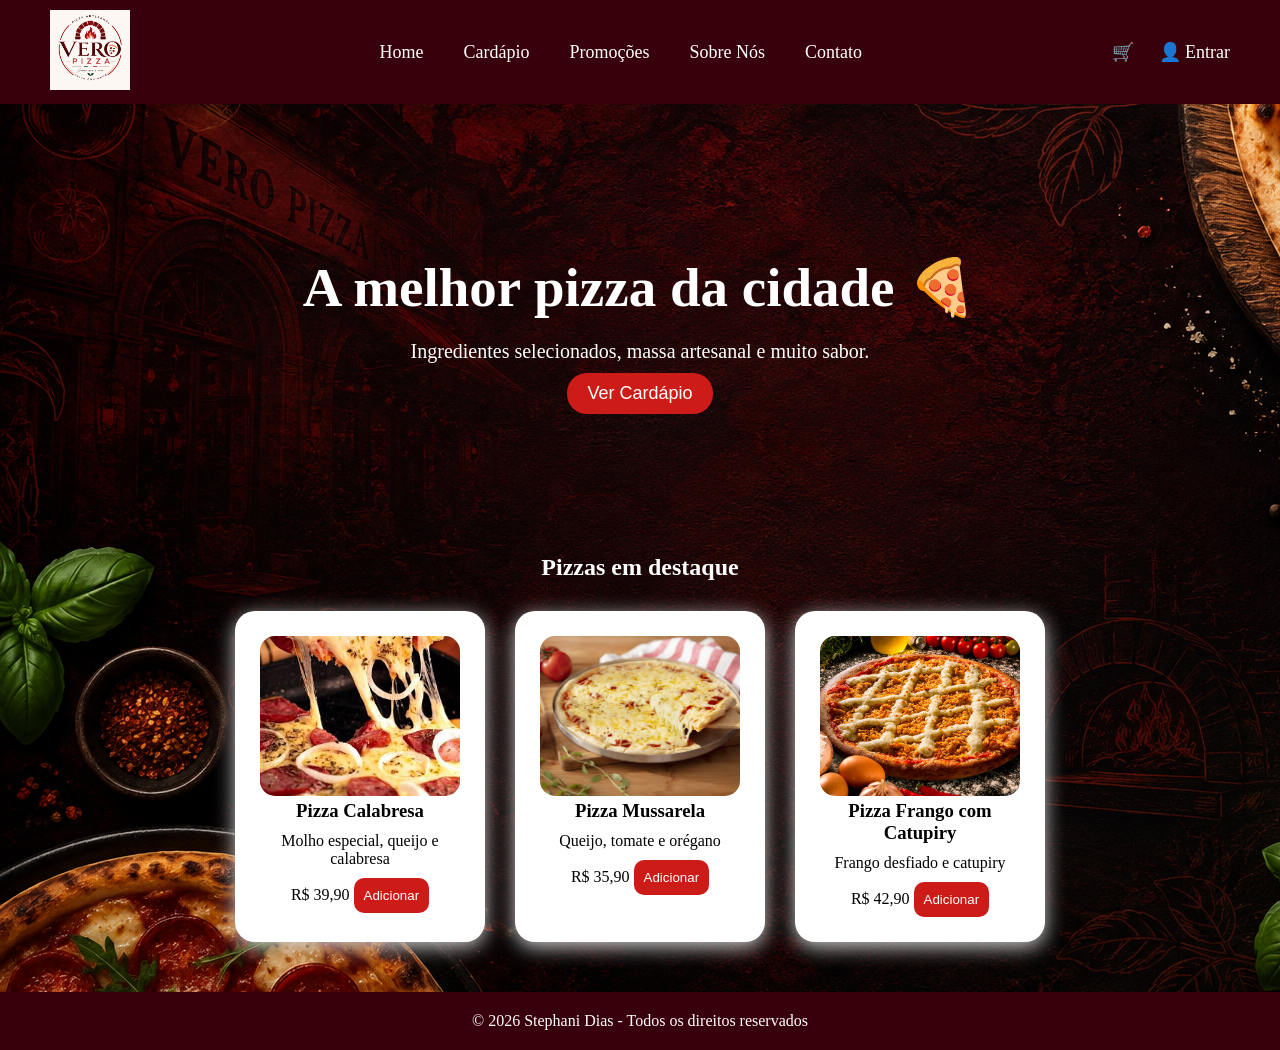
<file: index.html>
<!DOCTYPE html>
<html lang="pt-br">
<head>
    <meta charset="UTF-8">
    <meta name="viewport" content="width=device-width, initial-scale=1.0">
    <title>Pizzaria</title>
    <link rel="stylesheet" href="style.css">
    
</head>
<body>
    <header>
    <nav class="navbar">

        <div class="logo">
            <img src="imagens/logo 1.png" alt="Logo da Pizzaria">
        </div>

        <ul class="menu">
            <li><a href="#">Home</a></li>
            <li><a href="cardapio.html">Cardápio</a></li>
            <li><a href="promocoes.html">Promoções</a></li>
            <li><a href="sobrenos.html">Sobre Nós</a></li>
            <li><a href="#">Contato</a></li>
        </ul>

        <div class="acoes">
            <a href="carrinho.html">🛒</a>
            <a href="login.html">👤 Entrar</a>
        </div>
    </nav>
</header>
    <section class="banner">

        <div class="banner-texto">

        <h1>
            A melhor pizza da cidade 🍕
        </h1>

        <p>
            Ingredientes selecionados,
            massa artesanal e muito sabor.
        </p>

        <button class="ver-cardapio">
            <a href="cardapio.html">Ver Cardápio</a>
        </button>

    </div>

    </section>

    <section class="pizza-destaque">

<h2>
    Pizzas em destaque
</h2>


<div class="produtos">


<div class="pizza">

    <img src="imagens/pizza de calabresa.jpg">

    <h3>Pizza Calabresa</h3>

    <p>Molho especial, queijo e calabresa</p>

    <span>R$ 39,90</span>

    <button>Adicionar</button>

</div>



<div class="pizza">

    <img src="imagens/pizza de mussarela.avif">

    <h3>Pizza Mussarela</h3>

    <p>Queijo, tomate e orégano</p>

    <span>R$ 35,90</span>

    <button>Adicionar</button>

</div>



<div class="pizza">

    <img src="imagens/pizza de frango com catupiry.webp">

    <h3>Pizza Frango com Catupiry</h3>

    <p>Frango desfiado e catupiry</p>

    <span>R$ 42,90</span>

    <button>Adicionar</button>

</div>


</div>

</section>

    <footer>
<p>© 2026 Stephani Dias - Todos os direitos reservados</p>
    </footer>
</body>
</html>
</file>
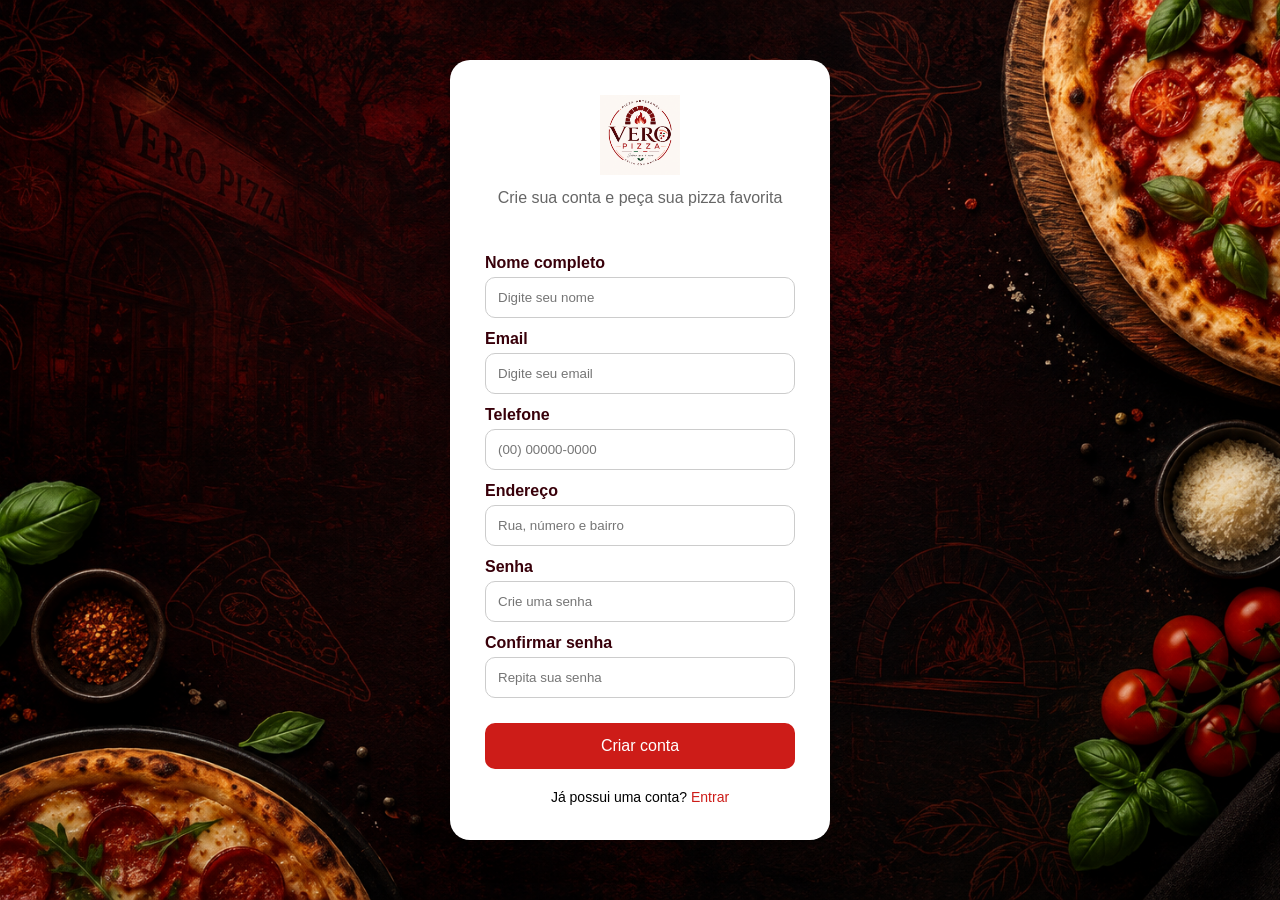
<file: cadastro.html>
<!DOCTYPE html>
<html lang="pt-br">
<head>
    <meta charset="UTF-8">
    <meta name="viewport" content="width=device-width, initial-scale=1.0">
    <title>Cadastre-se</title>
    <link rel="stylesheet" href="login.css">
</head>
<body>
    <div class="login-container">

        <div class="logo">
            <img src="imagens/logo 1.png" alt="Logo da Pizzaria">
            <p>Crie sua conta e peça sua pizza favorita</p>
        </div>

        <form>

            <label>Nome completo</label>
            <input type="text" placeholder="Digite seu nome">

            <label>Email</label>
            <input type="email" placeholder="Digite seu email">

            <label>Telefone</label>
            <input type="tel" placeholder="(00) 00000-0000">

            <label>Endereço</label>
            <input type="text" placeholder="Rua, número e bairro">

            <label>Senha</label>
            <input type="password" placeholder="Crie uma senha">

            <label>Confirmar senha</label>
            <input type="password" placeholder="Repita sua senha">

            <button type="submit">
                Criar conta
            </button>

            <p class="cadastro">
                Já possui uma conta?
                <a href="login.html">Entrar</a>
            </p>

        </form>

    </div>
</body>
</html>
</file>
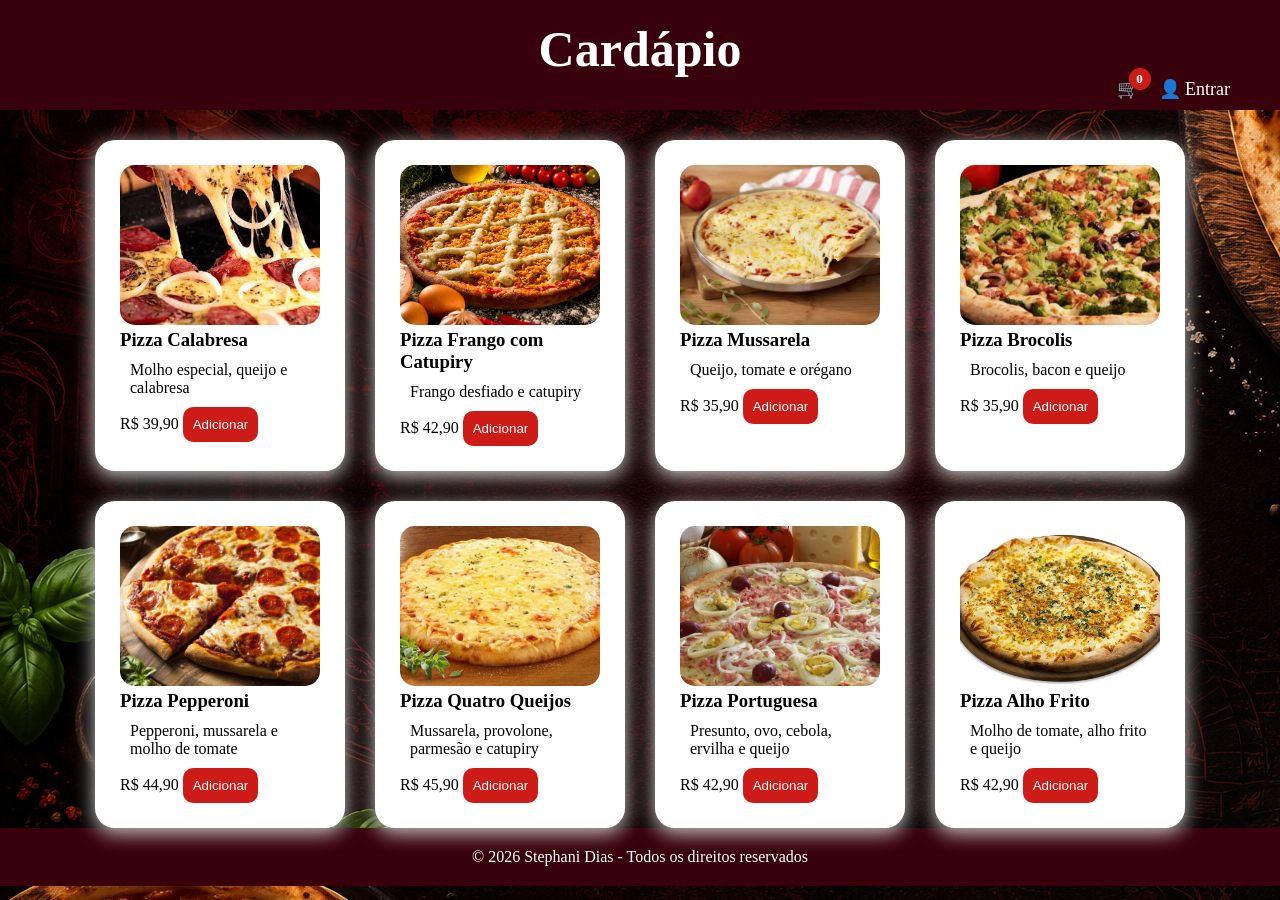
<file: cardapio.html>
<!DOCTYPE html>
<html lang="pt-br">
<head>
    <meta charset="UTF-8">
    <meta name="viewport" content="width=device-width, initial-scale=1.0">
    <title>Cardápio</title>
    <link rel="stylesheet" href="style.css">
    
</head>
<body>
    <header>
        <h2 class="titulo-cardapio">Cardápio</h2>
        <nav>
            <div class="entrar">
            <a href="carrinho.html" class="icone-carrinho">
                🛒
                <span id="contador-carrinho">0</span>
            </a>
            <a href="login.html">👤 Entrar</a>
        </div>
        </nav>
    </header>
    <section class="produtos">
<div class="pizza">
    <img src="imagens/pizza de calabresa.jpg">
    <h3>Pizza Calabresa</h3>
    <p>Molho especial, queijo e calabresa</p>
    <span>R$ 39,90</span>
    <button class="btn-adicionar">Adicionar</button>
</div>

<div class="pizza">
    <img src="imagens/pizza de frango com catupiry.webp">
    <h3>Pizza Frango com Catupiry</h3>
    <p>Frango desfiado e catupiry</p>
    <span>R$ 42,90</span>
    <button class="btn-adicionar">Adicionar</button>
</div>

<div class="pizza">
    <img src="imagens/pizza de mussarela.avif">
    <h3>Pizza Mussarela</h3>
    <p>Queijo, tomate e orégano</p>
    <span>R$ 35,90</span>
    <button class="btn-adicionar">Adicionar</button>
</div>

<div class="pizza">
    <img src="imagens/pizza brocolis.webp">
    <h3>Pizza Brocolis</h3>
    <p>Brocolis, bacon e queijo</p>
    <span>R$ 35,90</span>
    <button class="btn-adicionar">Adicionar</button>
</div>
</section>
<section class="produtos">
<div class="pizza">
    <img src="imagens/pizza peperoni.jpg">
    <h3>Pizza Pepperoni</h3>
    <p>Pepperoni, mussarela e molho de tomate</p>
    <span>R$ 44,90</span>
    <button class="btn-adicionar">Adicionar</button>
</div>

<div class="pizza">
    <img src="imagens/pizza de quatro queijo.jpg">
    <h3>Pizza Quatro Queijos</h3>
    <p>Mussarela, provolone, parmesão e catupiry</p>
    <span>R$ 45,90</span>
    <button class="btn-adicionar">Adicionar</button>
</div>

<div class="pizza">
    <img src="imagens/pizza de portuguesa.jpg">
    <h3>Pizza Portuguesa</h3>
    <p>Presunto, ovo, cebola, ervilha e queijo</p>
    <span>R$ 42,90</span>
    <button class="btn-adicionar">Adicionar</button>
</div>

<div class="pizza">
    <img src="imagens/pizza de alho.jpg">
    <h3>Pizza Alho Frito</h3>
    <p>Molho de tomate, alho frito e queijo</p>
    <span>R$ 42,90</span>
    <button class="btn-adicionar">Adicionar</button>
</div>
</section>
<footer>
<p>© 2026 Stephani Dias - Todos os direitos reservados</p>
    </footer>
</body>
<script src="script.js"></script>
</html>
</file>
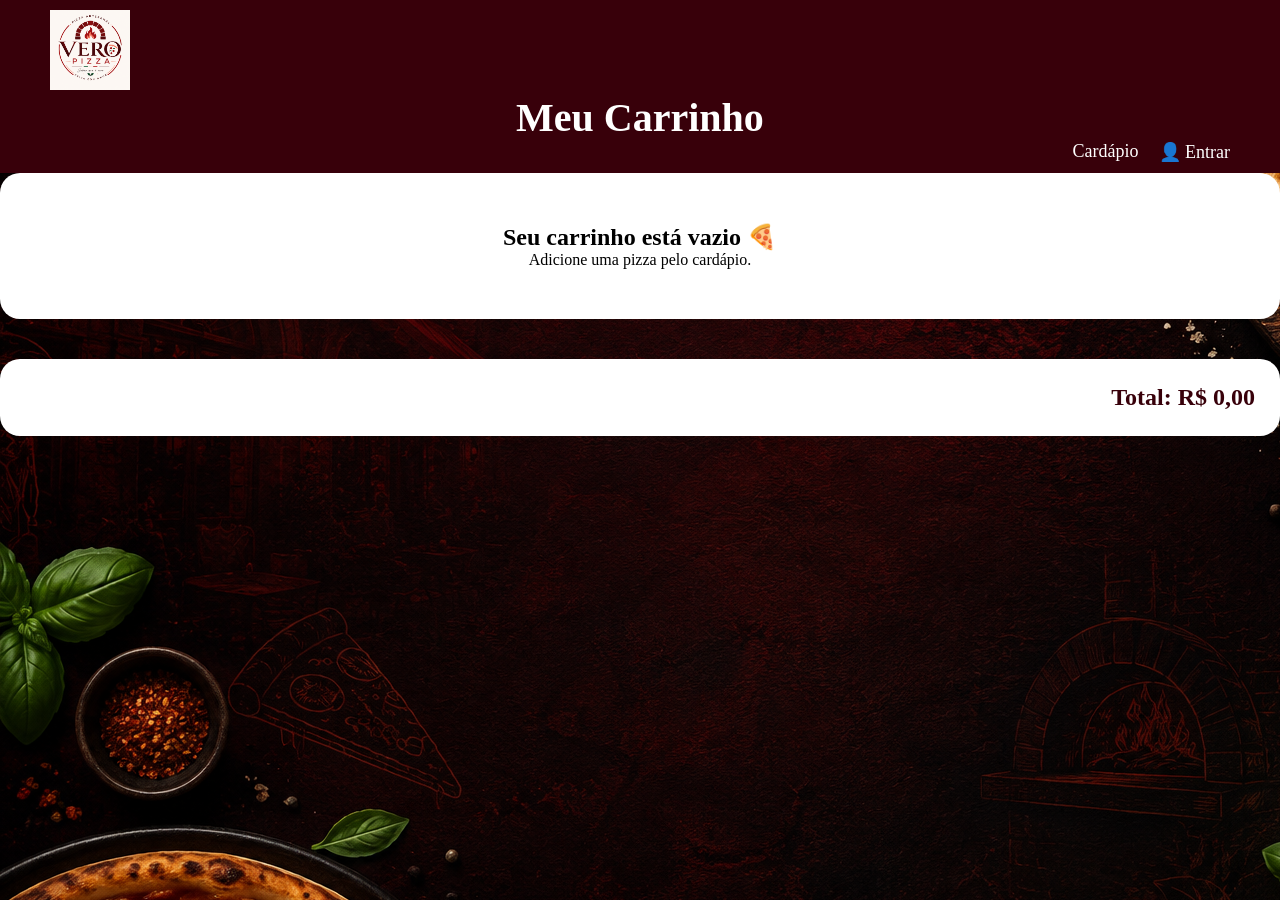
<file: carrinho.html>
<!DOCTYPE html>
<html lang="pt-br">
<head>
    <meta charset="UTF-8">
    <meta name="viewport" content="width=device-width, initial-scale=1.0">
    <title>Carrinho - Vero Pizzaria</title>
    <link rel="stylesheet" href="style.css">
</head>
<body>
    <header>

        <a href="index.html" class="logo">
            <img src="imagens/logo 1.png" alt="Vero Pizza">
        </a>

        <h2 class="titulo-carrinho">Meu Carrinho</h2>

        <nav>
            <div class="entrar">
                <a href="cardapio.html">Cardápio</a>
                <a href="login.html">👤 Entrar</a>
            </div>
        </nav>

    </header>


    <div id="lista-carrinho"></div>

<div class="total">

    <h2>
        Total: R$ <span id="total">0,00</span>
    </h2>

</div>
<script src="carrinho.js"></script>
</html>
</file>
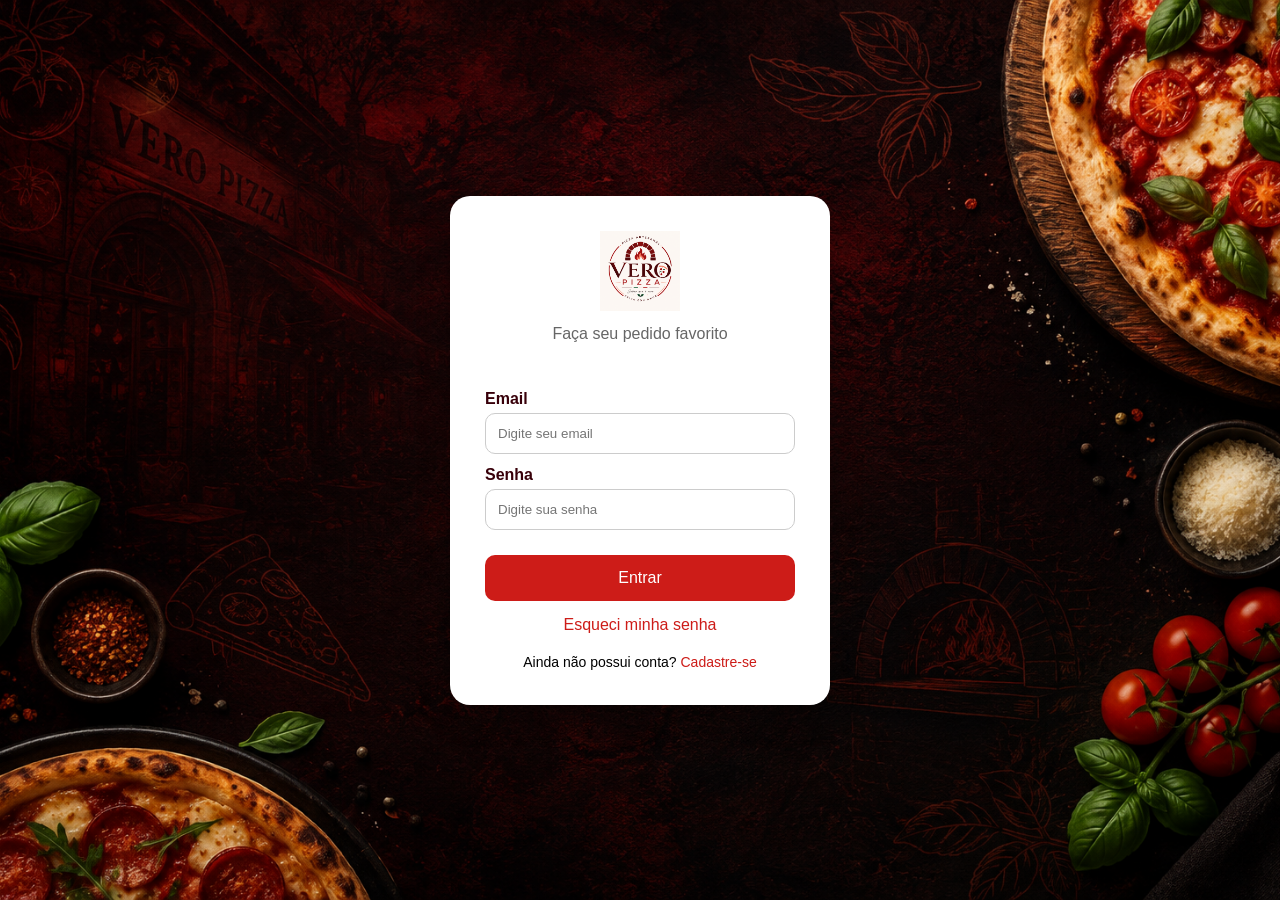
<file: login.html>
<!DOCTYPE html>
<html lang="pt-br">
<head>
    <meta charset="UTF-8">
    <meta name="viewport" content="width=device-width, initial-scale=1.0">
    <title>Login</title>
    <link rel="stylesheet" href="login.css">
</head>
<body>
    <!DOCTYPE html>
<html lang="pt-BR">
<head>
    <meta charset="UTF-8">
    <meta name="viewport" content="width=device-width, initial-scale=1.0">
    <title>Login - Pizzaria</title>
    <link rel="stylesheet" href="login.css">
</head>

<body>

    <div class="login-container">

        <div class="logo">
            <img src="imagens/logo 1.png" alt="Logo da Pizzaria">
            <p>Faça seu pedido favorito</p>
        </div>

        <form>
            <label>Email</label>
            <input type="email" placeholder="Digite seu email">

            <label>Senha</label>
            <input type="password" placeholder="Digite sua senha">

            <button type="submit">Entrar</button>

            <a href="resetsenha.html">Esqueci minha senha</a>

            <p class="cadastro">
                Ainda não possui conta?
                <a href="cadastro.html">Cadastre-se</a>
            </p>

        </form>

    </div>

</body>
</html>
</body>
</html>
</file>
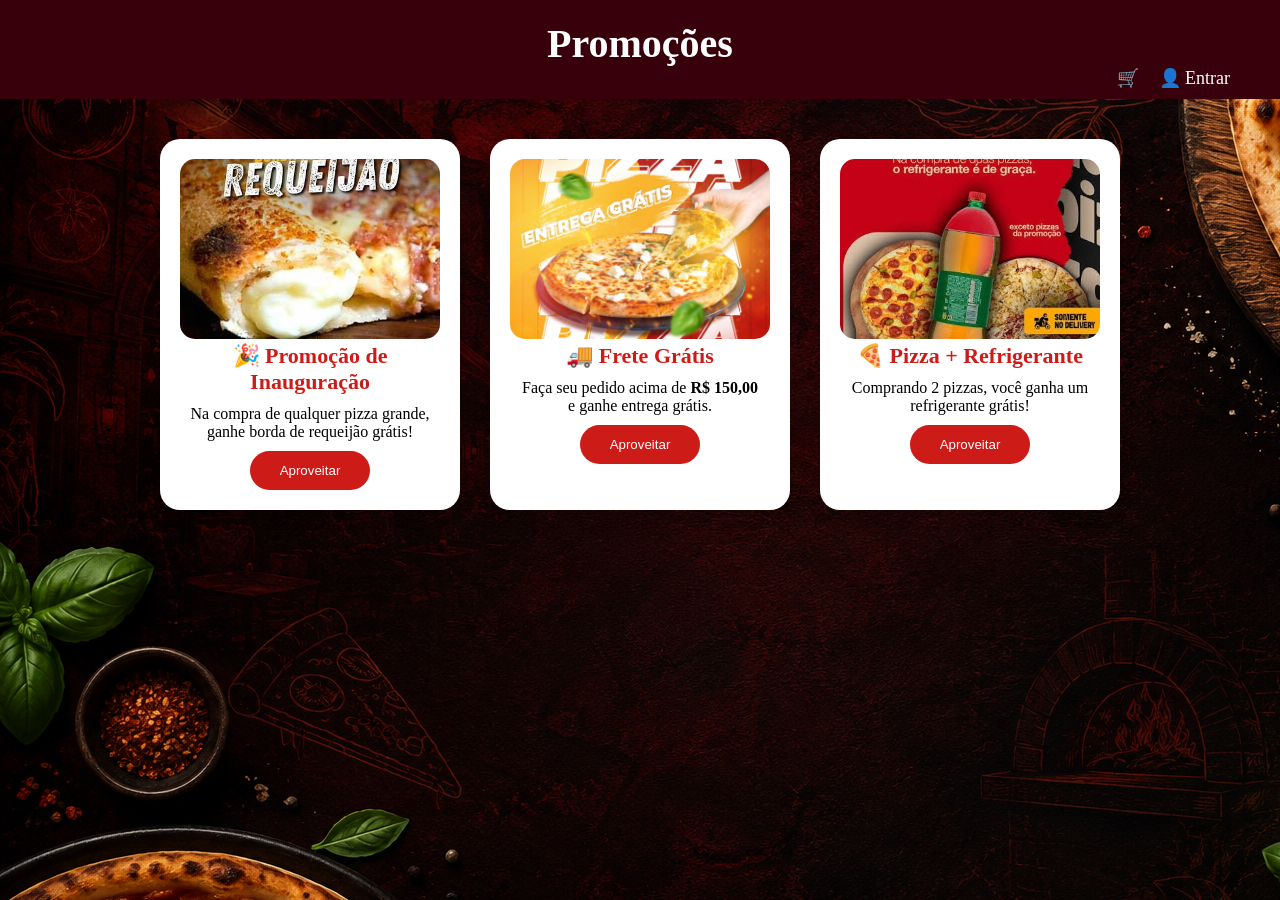
<file: promocoes.html>
<!DOCTYPE html>
<html lang="pt-br">
<head>
    <meta charset="UTF-8">
    <meta name="viewport" content="width=device-width, initial-scale=1.0">
    <title>Promoções</title>
    <link rel="stylesheet" href="style.css">
</head>
<body>
    <header>
    <h2 class="titulo-promocoes">Promoções</h2>
    <nav>
            <div class="entrar">
            <a href="#">🛒</a>
            <a href="login.html">👤 Entrar</a>
        </div>
        </nav>
</header>
<section class="promocoes">
    <div class="promocao">
        <img src="imagens/promocao requeijao.jpg">

        <h3>🎉 Promoção de Inauguração</h3>
        <p>
            Na compra de qualquer pizza grande,
            ganhe borda de requeijão grátis!
        </p>
        <button>Aproveitar</button>
    </div>

    <div class="promocao">
        <img src="imagens/promocao frete.jpg">
        <h3>🚚 Frete Grátis</h3>
        <p>
            Faça seu pedido acima de
            <strong>R$ 150,00</strong>
            e ganhe entrega grátis.
        </p>
        <button>Aproveitar</button>
    </div>

    <div class="promocao">
        <img src="imagens/promocao refri.jpg">
        <h3>🍕 Pizza + Refrigerante</h3>
        <p>
            Comprando 2 pizzas,
            você ganha um refrigerante grátis!
        </p>
        <button>Aproveitar</button>
    </div>

</section>
</body>
</html>
</file>
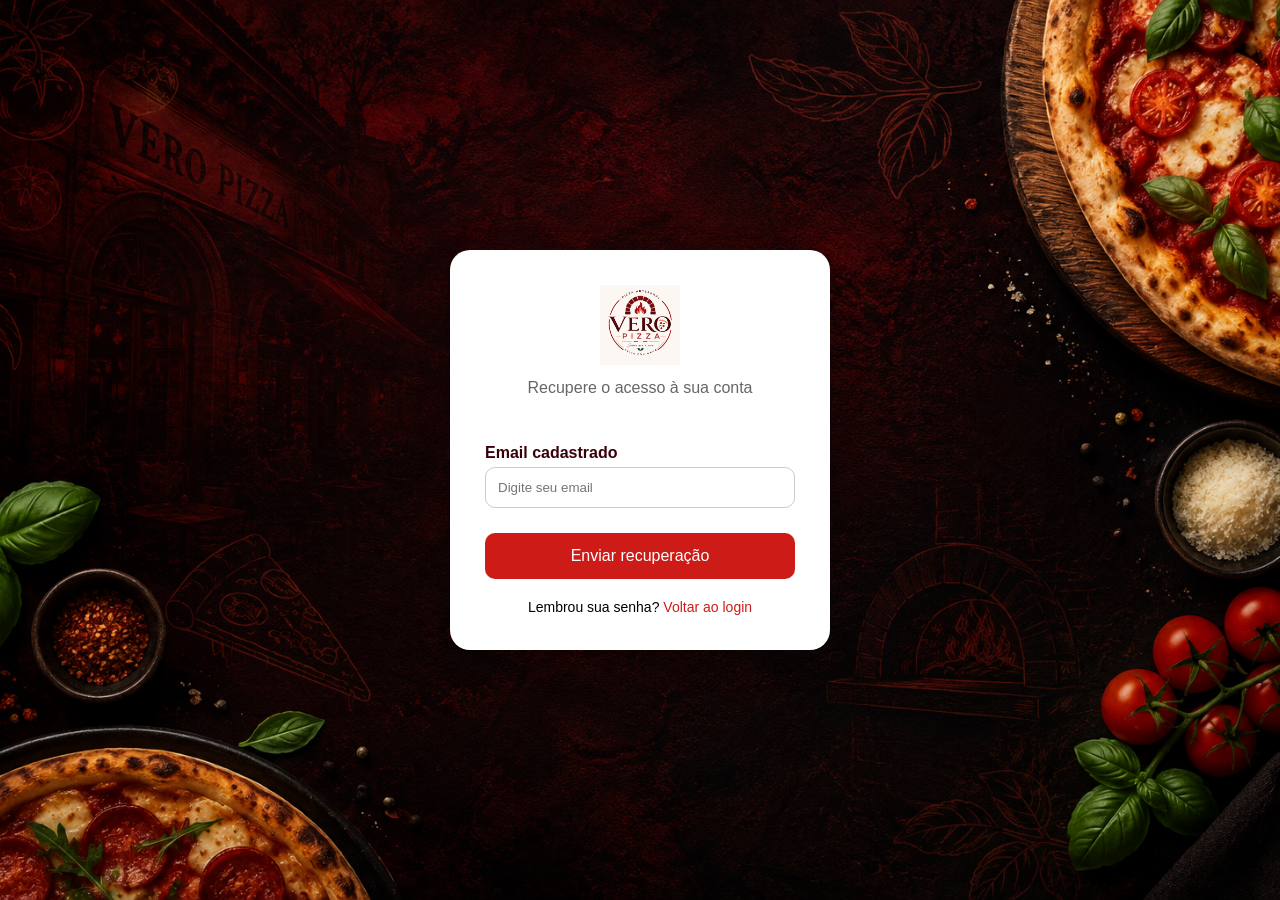
<file: resetsenha.html>
<!DOCTYPE html>
<html lang="pt-br">
<head>
    <meta charset="UTF-8">
    <meta name="viewport" content="width=device-width, initial-scale=1.0">
    <title>Recuperar Senha</title>
    <link rel="stylesheet" href="login.css">
</head>
<body>
    <div class="login-container">

        <div class="logo">
            <img src="imagens/logo 1.png" alt="Logo da Pizzaria">
            <p>Recupere o acesso à sua conta</p>
        </div>


        <form>

            <label>Email cadastrado</label>
            <input 
                type="email" 
                placeholder="Digite seu email">


            <button type="submit">
                Enviar recuperação
            </button>


            <p class="cadastro">
                Lembrou sua senha?
                <a href="login.html">Voltar ao login</a>
            </p>


        </form>

    </div>
</body>
</html>
</file>
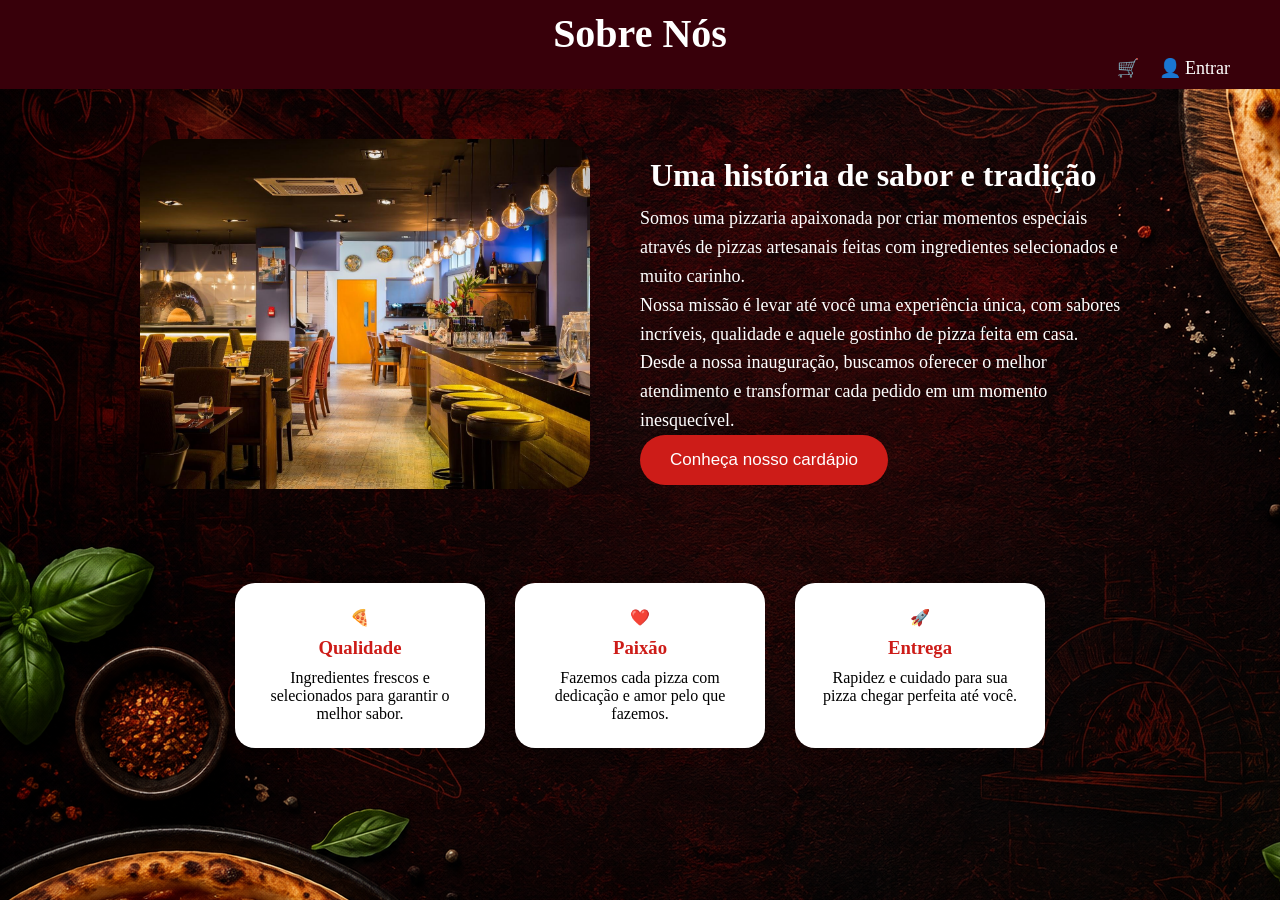
<file: sobrenos.html>
<!DOCTYPE html>
<html lang="pt-br">
<head>
    <meta charset="UTF-8">
    <meta name="viewport" content="width=device-width, initial-scale=1.0">
    <title>Sobre Nós</title>
    <link rel="stylesheet" href="style.css">
</head>
<body>
    <header>
    <h2 class="titulo-sobre">Sobre Nós</h2>
    <nav>
            <div class="entrar">
            <a href="#">🛒</a>
            <a href="login.html">👤 Entrar</a>
        </div>
    </nav>
</header>
<section class="sobre">
    <div class="imagem-sobre">
        <img src="imagens/sobre nos.jpg">
    </div>
    <div class="texto-sobre">
        <h2>Uma história de sabor e tradição</h2>
        <p>
            Somos uma pizzaria apaixonada por criar momentos especiais
            através de pizzas artesanais feitas com ingredientes
            selecionados e muito carinho.
        </p>
        <p>
            Nossa missão é levar até você uma experiência única,
            com sabores incríveis, qualidade e aquele gostinho
            de pizza feita em casa.
        </p>
        <p>
            Desde a nossa inauguração, buscamos oferecer o melhor
            atendimento e transformar cada pedido em um momento
            inesquecível.
        </p>
        <button><a href="cardapio.html">Conheça nosso cardápio</a></button>
    </div>
</section>

<section class="valores">
    <div class="card-valor">
        🍕
        <h3>Qualidade</h3>
        <p>
            Ingredientes frescos e selecionados
            para garantir o melhor sabor.
        </p>
    </div>

    <div class="card-valor">
        ❤️
        <h3>Paixão</h3>
        <p>
            Fazemos cada pizza com dedicação
            e amor pelo que fazemos.
        </p>
    </div>

    <div class="card-valor">
        🚀
        <h3>Entrega</h3>
        <p>
            Rapidez e cuidado para sua pizza
            chegar perfeita até você.
        </p>
    </div>

</section>
</body>
</html>
</file>
<file: style.css>
:root {
    --branco: #FFFFFF;
    --vermelho: #CD1C18;
    --rose: #FFA896;
    --vermelho1: #9B1313;
    --vinho: #38000A;
    --preto: black;
}
/*home*/
body {
    background-image: url(./imagens/fundo\ tela.png);
}

.logo img {
    width: 80px;
    height:80px;
}

*{
    margin: 0;
    padding: 0;
    box-sizing: border-box;
}

header{
    background-color: var(--vinho);
    padding: 10px 50px;
}

.navbar{
    display: flex;
    justify-content: space-between;
    align-items: center;
}


.menu{
    display: flex;
    list-style: none;
    gap: 40px;
}

.menu a{
    text-decoration: none;
    color: var(--branco);
    font-size: 18px;
    transition: .3s;
}

.menu a:hover{
    color: var(--rose);
}


.acoes{
    display: flex;
    gap: 25px;
}

.acoes a{
    text-decoration: none;
    color: white;
    font-size: 18px;
}

.acoes a:hover{
    color: var(--rose);
}

.banner {
    height:450px;
    background-size:cover;
    background-position:center;
    display:flex;
    justify-content:center; 
    align-items:center; 
    text-align:center;
    color:white;
}


.banner-texto h1 {
    font-size:55px;
    padding:10px;
}

.banner-texto p {
    font-size: 20px;
    padding:10px;
}

.banner button {
    padding:10px 20px;
    border:none;
    border-radius:20px;
    background:var(--vermelho);
    color:white;
    font-size:18px;
}

.ver-cardapio a {
    color: var(--branco);
    text-decoration: none;
}

.pizza-destaque {
padding-bottom: 50px;
text-align:center;
}

.pizza-destaque h2 {
    color: var(--branco);
}

.cards,
.produtos {
display:flex;
justify-content:center;
gap:30px;
margin-top:30px;
}


.pizza {
background:white;
padding:25px;
border-radius:20px;
box-shadow:0 5px 20px #ccc;
width:250px;
}

.pizza p {
    padding: 10px;
}

.pizza img {
width:100%;
height:160px;
object-fit:cover;
border-radius:15px;
}


.pizza button {
flex-direction: column;
background:var(--vermelho);
color:var(--branco);
border:none;
padding:10px;
border-radius:10px;
margin-top: auto;
}

/*cardapio*/
.titulo-cardapio {
    margin-top: 10px;
    color: var(--branco);
    font-size: 50px;
    text-align: center;
}

.entrar a {
    text-decoration: none;
    color: var(--branco);
    font-size: 18px;
}

.entrar a:hover{
    color: var(--rose);
}

nav {
    display:flex;
    justify-content:flex-end;
    align-items:center;
}

.entrar {
    display:flex;
    gap:20px;
}
/*promoçoes*/
.titulo-promocoes{
    padding-top: 10px;
    text-align:center;
    font-size:40px;
    color:var(--branco);
}

.promocoes{
    display:flex;
    flex-wrap:wrap;
    justify-content:center;
    gap:30px;
    padding:40px;
}

.promocao{
    width:300px;
    background:white;
    border-radius:20px;
    padding:20px;
    text-align:center;
    box-shadow:0 5px 15px rgba(0,0,0,0.2);
}

.promocao img{
    width:100%;
    height:180px;
    object-fit:cover;
    border-radius:15px;
}

.promocao h3{
    color:var(--vermelho);
    font-size:22px;
}
.promocao p {
    padding: 10px;
}
.promocao button{
    background:var(--vermelho);
    color:white;
    border:none;
    padding:12px 30px;
    border-radius:25px;
    cursor:pointer;
}

.promocao button:hover{
    background:var(--vinho);
}
/*sobre nós*/
.titulo-sobre{
    text-align:center;
    font-size:40px;
    color:var(--branco);
}

.sobre{
    display:flex;
    align-items:center;
    justify-content:center;
    gap:50px;
    padding:50px;
}

.imagem-sobre img{
    width:450px;
    height:350px;
    object-fit:cover;
    border-radius:30px;
}

.texto-sobre{
    width:500px;
}

.texto-sobre h2{
    color:var(--branco);
    font-size:32px;
    padding: 10px;
}

.texto-sobre p{
    font-size:18px;
    line-height:1.6;
    color: var(--branco);
}

.texto-sobre button{
    background:var(--vermelho);
    color:white;
    border:none;
    padding:15px 30px;
    border-radius:25px;
    font-size:17px;
    cursor:pointer;
}

.valores{
    display:flex;
    justify-content:center;
    gap:30px;
    padding:40px;
}

.card-valor{
    width:250px;
    text-align:center;
    background:white;
    padding:25px;
    border-radius:20px;
    box-shadow:0 5px 15px rgba(0,0,0,.2);
}

.card-valor h3{
    color:var(--vermelho);
    padding: 10px;
}

button a {
    color: var(--branco);
    text-decoration: none;
    align-items: center;
}


/*Carrinho */
.titulo-carrinho {
    text-align: center;
    color: var(--branco);
    font-size: 40px;
}

.carrinho {
    width: 80%;
    max-width: 900px;
    margin: 40px auto;
}


.item-carrinho {
    display: flex;
    align-items: center;
    gap: 20px;
    background: white;
    padding: 20px;
    margin-bottom: 20px;
    border-radius: 20px;
}

.item-carrinho img {
    width: 130px;
    height: 100px;
    object-fit: cover;
    border-radius: 15px;
}

.informacoes {
    flex: 1;
}

.informacoes h3 {
    color: var(--vermelho);
    font-size: 22px;
}

.informacoes strong {
    color: var(--vinho);
    font-size: 20px;
}

.btn-remover {
    background: var(--vermelho);
    color: white;
    border: none;
    padding: 10px 15px;
    border-radius: 20px;
    cursor: pointer;
}

.total {
    text-align: right;
    background: white;
    padding: 25px;
    border-radius: 20px;
}

.total h2 {
    color: var(--vinho);
}

.btn-finalizar {
    background: var(--vermelho);
    color: white;
    border: none;
    padding: 15px 30px;
    border-radius: 25px;
    font-size: 17px;
    cursor: pointer;
}

.carrinho-vazio {
    text-align: center;
    background: white;
    padding: 50px;
    border-radius: 20px;
    margin-bottom: 40px;
}

.carrinho-vazio button {
    background: var(--vermelho);
    color: white;
    border: none;
    padding: 12px 25px;
    border-radius: 20px;
}

.btn-remover {
    background: var(--vermelho);
    color: var(--branco);
    border: none;
    padding: 10px 10px;
    border-radius: 25px;
    font-size: 16px;
    font-weight: bold;
    cursor: pointer;
    transition: 0.3s;
}


.btn-remover:hover {
    background: var(--vermelho1);
    transform: scale(1.05);
}

/* contador carrinho */
.icone-carrinho {
    position: relative;
    text-decoration: none;
    font-size: 25px;
}

#contador-carrinho {
    position: absolute;
    top: -10px;
    right: -12px;
    background: var(--vermelho);
    color: var(--branco);
    width: 22px;
    height: 22px;
    border-radius: 50%;
    display: flex;
    justify-content: center;
    align-items: center;
    font-size: 13px;
    font-weight: bold;
}


/*rodape*/
footer {
background:var(--vinho);
color:var(--branco);
text-align:center;
padding:20px;

}
</file>
<file: login.css>
:root {
    --vermelho: #CD1C18;
    --vinho: #38000A;
    --creme: #FFF3E0;
    --branco: #FFFFFF;
    --preto: #000000;
}

* {
    margin: 0;
    padding: 0;
    box-sizing: border-box;
    font-family: Arial, sans-serif;
}

body {
    height: 100vh;
    display: flex;
    justify-content: center;
    align-items: center;
    background-image: url(./imagens/fundo\ tela.png);
    background-size: cover;
    background-position: center;
}


.login-container {
    width: 380px;
    background: var(--branco);
    padding: 35px;
    border-radius: 20px;
    box-shadow: 0 10px 30px rgba(0,0,0,0.4);
}


.logo {
    text-align: center;
    margin-bottom: 25px;
}
.logo img {
    width: 80px;
    height: 80px;
}
.logo p {
    color: #666;
    padding: 10px;
}


form {
    display: flex;
    flex-direction: column;
}


label {
    margin-top: 12px;
    color: var(--vinho);
    font-weight: bold;
}


input {
    padding: 12px;
    margin-top: 5px;
    border-radius: 10px;
    border: 1px solid #ccc;
    outline: none;
}


input:focus {
    border-color: var(--vermelho);
}


button {
    margin-top: 25px;
    padding: 14px;
    border: none;
    border-radius: 10px;
    background: var(--vermelho);
    color: white;
    font-size: 16px;
    cursor: pointer;
}


button:hover {
    background: var(--vinho);
}


a {
    margin-top: 15px;
    text-align: center;
    color: var(--vermelho);
    text-decoration: none;
}


.cadastro {
    margin-top: 20px;
    text-align: center;
    font-size: 14px;
}
</file>
